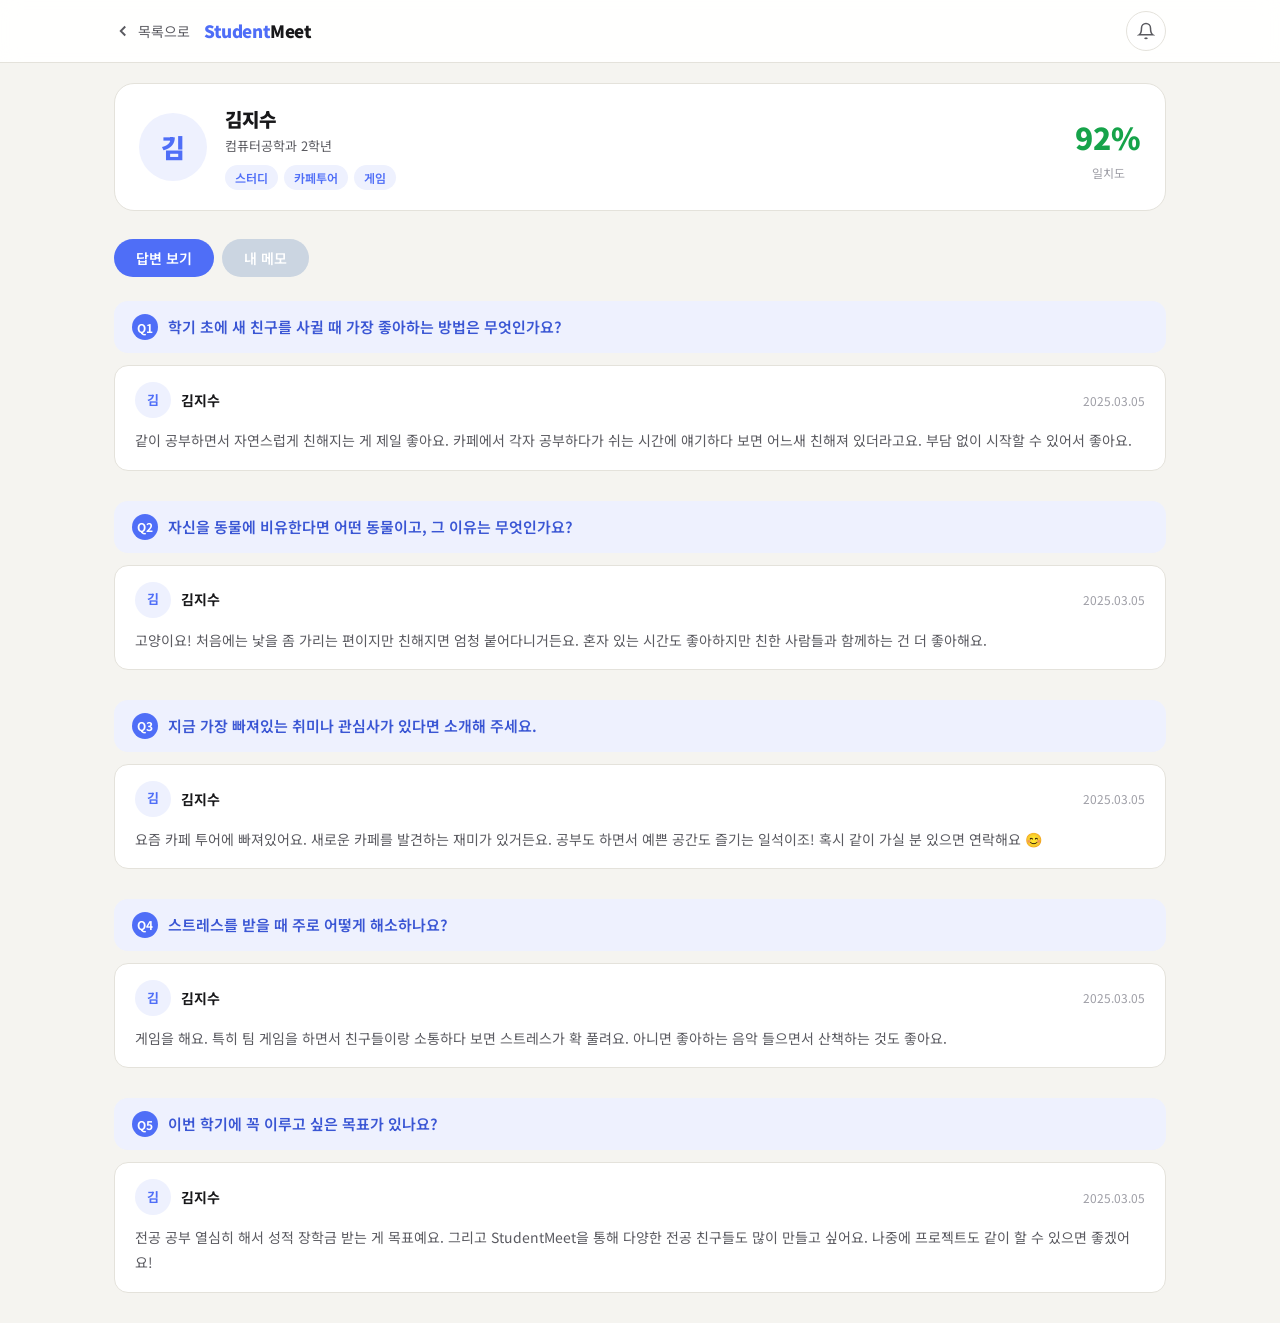
<file: answers.html>
<!DOCTYPE html>
<html lang="ko">
<head>
  <meta charset="UTF-8" />
  <meta name="viewport" content="width=device-width, initial-scale=1.0" />
  <title>StudentMeet — 답변 열람</title>
  <link rel="stylesheet" href="style.css" />
</head>
<body>

  <!-- ══════════════════════════════════
       헤더
       ══════════════════════════════════ -->
  <header class="site-header">
    <div class="container inner">

      <div class="back-btn" onclick="history.back()">
        <svg width="18" height="18" viewBox="0 0 24 24"
             fill="none" stroke="currentColor" stroke-width="2.5" aria-hidden="true">
          <polyline points="15 18 9 12 15 6"/>
        </svg>
        목록으로
      </div>

      <span class="logo" style="margin-right:auto;">Student<em>Meet</em></span>

      <button class="notif-btn">
        <svg width="18" height="18" viewBox="0 0 24 24"
             fill="none" stroke="currentColor" stroke-width="2">
          <path d="M18 8A6 6 0 006 8c0 7-3 9-3 9h18s-3-2-3-9"/>
          <path d="M13.73 21a2 2 0 01-3.46 0"/>
        </svg>
      </button>
    </div>
  </header>

  <!-- ══════════════════════════════════
       본문
       ══════════════════════════════════ -->
  <main class="container">

    <!-- 학생 프로필 헤더 (JS에서 동적 삽입) -->
    <div id="profile-header"></div>

    <!-- 탭 바 -->
    <div class="tab-bar">
      <button
        class="tab-btn tab-btn--on"
        onclick="switchTab('answers', this)"
      >답변 보기</button>
      <button
        class="tab-btn tab-btn--off"
        onclick="switchTab('memo', this)"
      >내 메모</button>
    </div>

    <!-- 탭 콘텐츠 -->
    <div id="tab-answers"></div>

    <!-- 메모 섹션 (탭 전환 시 표시) -->
    <div id="tab-memo" style="display:none;">
      <div class="memo-box">
        <h2>📝 대화 후 메모 남기기</h2>
        <textarea
          id="memo-input"
          class="memo-textarea"
          placeholder="대화하면서 인상 깊었던 점을 적어보세요..."
        ></textarea>
        <button class="memo-save-btn" onclick="saveMemo()">메모 저장</button>
      </div>
    </div>

  </main>

  <script src="answers.js"></script>
</body>
</html>
</file>
<file: style.css>
/* style.css — StudentMeet 공통 스타일 */

@import url('https://fonts.googleapis.com/css2?family=Noto+Sans+KR:wght@400;500;600;700;900&display=swap');

/* ── CSS 변수 ── */
:root {
  --bg:          #f5f4f0;
  --surface:     #ffffff;
  --border:      #e4e2db;
  --text-1:      #18181a;
  --text-2:      #5a5a60;
  --text-3:      #9e9ea6;
  --accent:      #4f6ef7;
  --accent-dark: #3a56d4;
  --accent-soft: #eef1fe;
  --green:       #16a34a;
  --green-soft:  #dcfce7;
  --red:         #dc2626;
  --red-soft:    #fee2e2;
  --radius-sm:   8px;
  --radius-md:   14px;
  --radius-lg:   20px;
  --shadow-sm:   0 1px 4px rgba(0,0,0,.06);
  --shadow-md:   0 4px 16px rgba(0,0,0,.09);
  --t:           .16s ease;
}

/* ── 리셋 ── */
*, *::before, *::after { box-sizing: border-box; margin: 0; padding: 0; }
html  { font-size: 16px; -webkit-font-smoothing: antialiased; }
body  { font-family: 'Noto Sans KR', sans-serif; background: var(--bg); color: var(--text-1); line-height: 1.6; }
img   { display: block; max-width: 100%; }
button{ font-family: inherit; cursor: pointer; border: none; background: none; }
a     { text-decoration: none; color: inherit; }
ul    { list-style: none; }

/* ── 레이아웃 ── */
.container { max-width: 1100px; margin: 0 auto; padding: 0 24px; }

/* ════════════════════════════════════════
   공통 — 헤더
   ════════════════════════════════════════ */
.site-header {
  position: sticky; top: 0; z-index: 100;
  background: rgba(255,255,255,.92);
  backdrop-filter: blur(10px);
  border-bottom: 1px solid var(--border);
}
.site-header .inner {
  display: flex; align-items: center;
  justify-content: space-between;
  height: 62px; gap: 14px;
}
.logo { font-size: 17px; font-weight: 900; color: var(--accent); letter-spacing: -.4px; white-space: nowrap; }
.logo em { color: var(--text-1); font-style: normal; }

/* ── 검색창 ── */
.search-wrap {
  display: flex; align-items: center; gap: 8px;
  background: var(--bg); border: 1px solid var(--border);
  border-radius: var(--radius-md); padding: 8px 14px; width: 260px;
  transition: border-color var(--t);
}
.search-wrap:focus-within { border-color: var(--accent); }
.search-wrap svg   { flex-shrink: 0; color: var(--text-3); }
.search-wrap input {
  border: none; background: none; font-family: inherit;
  font-size: 14px; color: var(--text-1); width: 100%; outline: none;
}
.search-wrap input::placeholder { color: var(--text-3); }

/* ── 헤더 아이콘 버튼 ── */
.notif-btn {
  position: relative; display: flex; align-items: center;
  justify-content: center; width: 40px; height: 40px;
  border-radius: 50%; border: 1px solid var(--border);
  color: var(--text-2); background: var(--surface);
  transition: all var(--t);
}
.notif-btn:hover { border-color: var(--accent); color: var(--accent); }
.notif-badge {
  position: absolute; top: 7px; right: 7px;
  width: 8px; height: 8px; border-radius: 50%;
  background: var(--red); border: 1.5px solid var(--surface);
}

/* ════════════════════════════════════════
   화면 1 — 추천 학생 목록 (index.html)
   ════════════════════════════════════════ */

/* ── 히어로 배너 ── */
.hero {
  background: var(--surface);
  border-bottom: 1px solid var(--border);
  padding: 28px 0;
}
.hero-step {
  display: inline-flex; align-items: center; gap: 6px;
  font-size: 12px; font-weight: 700; color: var(--accent);
  background: var(--accent-soft); padding: 4px 12px;
  border-radius: 99px; margin-bottom: 8px;
}
.hero h1 { font-size: 22px; font-weight: 900; letter-spacing: -.4px; }
.hero p  { font-size: 13px; color: var(--text-2); margin-top: 4px; }

/* ── 필터 바 ── */
.filter-bar { display: flex; gap: 8px; margin: 24px 0 18px; flex-wrap: wrap; }

.filter-btn {
  padding: 7px 18px; border-radius: 99px;
  font-size: 13px; font-weight: 600;
  border: none; cursor: pointer; transition: all var(--t);
}
.filter-btn--on  { background: var(--accent); color: #fff; }
.filter-btn--off { background: #eceff0; color: #6B6B6B; } 


.student-grid {
  display: grid;
  grid-template-columns: repeat(auto-fill, minmax(248px, 1fr));
  gap: 18px; padding-bottom: 60px;
}


.student-card {
  background: var(--surface); border-radius: var(--radius-lg);
  border: 1px solid var(--border); box-shadow: var(--shadow-sm);
  cursor: pointer; overflow: hidden;
  transition: box-shadow var(--t), transform var(--t);
}
.student-card:hover { box-shadow: var(--shadow-md); transform: translateY(-3px); }

/* 카드 상단 커버 */
.card-cover { height: 110px; overflow: hidden; background: #e2e8f0; }
.card-cover img { width: 100%; height: 100%; object-fit: cover; transition: transform .35s ease; }
.student-card:hover .card-cover img { transform: scale(1.07); }

.card-body { padding: 14px 16px 16px; }
.card-avatar-row {
  display: flex; align-items: flex-end;
  justify-content: space-between;
  margin-top: -30px; margin-bottom: 8px;
}
.card-avatar {
  width: 52px; height: 52px; border-radius: 50%;
  border: 3px solid var(--surface);
  background: var(--accent-soft); color: var(--accent);
  font-size: 18px; font-weight: 900;
  display: flex; align-items: center; justify-content: center; flex-shrink: 0;
}
.match-badge {
  font-size: 12px; font-weight: 700; color: var(--text-2);
  background: #eceff0; padding: 3px 10px; border-radius: 99px;
}
.card-name { font-size: 15px; font-weight: 700; }
.card-dept { font-size: 12px; color: var(--text-2); margin-top: 1px; }
.card-tags { display: flex; gap: 5px; flex-wrap: wrap; margin-top: 10px; }
.card-tag  {
  font-size: 11px; font-weight: 600; color: var(--accent);
  background: var(--accent-soft); padding: 2px 9px; border-radius: 99px;
}
.card-footer {
  display: flex; align-items: center; justify-content: space-between;
  margin-top: 12px; padding-top: 12px; border-top: 1px solid var(--border);
}
.card-q-count { font-size: 12px; color: var(--text-2); }

.answer-link-btn {
  display: flex; align-items: center; justify-content: center;
  width: 34px; height: 34px; border-radius: 50%;
  background: var(--accent-soft); color: var(--accent);
  border: none; cursor: pointer; transition: all var(--t);
}
.answer-link-btn:hover { background: var(--accent); color: #fff; }

/* ── 빈 상태 ── */
.empty-state {
  grid-column: 1/-1; text-align: center;
  padding: 80px 0; color: var(--text-3);
}
.empty-state p { font-size: 15px; margin-top: 12px; }

/* ════════════════════════════════════════
   화면 2 — 답변 열람 (answers.html)
   ════════════════════════════════════════ */

/* ── 뒤로가기 ── */
.back-btn {
  display: inline-flex; align-items: center; gap: 6px;
  font-size: 14px; color: var(--text-2); cursor: pointer; padding: 4px 0;
  transition: color var(--t);
}
.back-btn:hover { color: var(--text-1); }

/* ── 학생 프로필 헤더 ── */
.profile-header {
  display: flex; align-items: center; gap: 18px;
  background: var(--surface); border-radius: var(--radius-lg);
  border: 1px solid var(--border); padding: 20px 24px; margin: 20px 0 28px;
}
.profile-avatar {
  width: 68px; height: 68px; border-radius: 50%;
  background: var(--accent-soft); color: var(--accent);
  font-size: 26px; font-weight: 900;
  display: flex; align-items: center; justify-content: center; flex-shrink: 0;
}
.profile-name { font-size: 19px; font-weight: 900; }
.profile-dept { font-size: 13px; color: var(--text-2); margin-top: 2px; }
.profile-tags { display: flex; gap: 6px; flex-wrap: wrap; margin-top: 8px; }
.profile-tag  {
  font-size: 12px; font-weight: 600; color: var(--accent);
  background: var(--accent-soft); padding: 3px 10px; border-radius: 99px;
}
.profile-match {
  margin-left: auto; text-align: center; flex-shrink: 0;
}
.profile-match__num   { font-size: 30px; font-weight: 900; color: var(--green); }
.profile-match__label { font-size: 12px; color: var(--text-3); margin-top: 2px; }

/* ── 탭 바 ── */
.tab-bar { display: flex; gap: 8px; margin-bottom: 24px; }

.tab-btn {
  padding: 9px 22px; border-radius: 99px;
  font-size: 14px; font-weight: 600;
  border: none; cursor: pointer; transition: all var(--t);
}
.tab-btn--on  { background: var(--accent); color: #fff; }
.tab-btn--off { background: #cbd5e1; color: #ffffff; }

/* ── 질문 + 답변 카드 ── */
.q-section { margin-bottom: 30px; }
.q-label {
  display: flex; align-items: center; gap: 10px;
  background: var(--accent-soft); border-radius: var(--radius-md);
  padding: 13px 18px; margin-bottom: 12px;
}
.q-num {
  width: 26px; height: 26px; border-radius: 50%;
  background: var(--accent); color: #fff;
  font-size: 12px; font-weight: 700;
  display: flex; align-items: center; justify-content: center; flex-shrink: 0;
}
.q-text { font-size: 15px; font-weight: 600; color: var(--accent-dark); }

.answer-card {
  background: var(--surface); border-radius: var(--radius-md);
  border: 1px solid var(--border); padding: 16px 20px; margin-bottom: 10px;
}
.answer-card__hd  { display: flex; align-items: center; gap: 10px; margin-bottom: 10px; }
.answer-avatar {
  width: 36px; height: 36px; border-radius: 50%;
  background: var(--accent-soft); color: var(--accent);
  font-size: 13px; font-weight: 700;
  display: flex; align-items: center; justify-content: center; flex-shrink: 0;
}
.answer-author { font-size: 14px; font-weight: 700; }
.answer-date   { font-size: 12px; color: var(--text-3); margin-left: auto; }
.answer-body   { font-size: 14px; color: var(--text-2); line-height: 1.8; }

/* ── 메모 입력 ── */
.memo-box {
  background: var(--surface); border-radius: var(--radius-lg);
  border: 1px solid var(--border); padding: 20px 24px; margin-bottom: 60px;
}
.memo-box h2 { font-size: 15px; font-weight: 700; margin-bottom: 12px; }

.memo-textarea {
  width: 100%; min-height: 96px; resize: vertical;
  border: 1px solid var(--border); border-radius: var(--radius-sm);
  padding: 12px 14px; font-family: inherit; font-size: 14px;
  color: var(--text-1); background: var(--bg); outline: none;
  transition: border-color var(--t);
}
.memo-textarea:focus { border-color: var(--accent); }
.memo-save-btn {
  margin-top: 10px; padding: 10px 24px;
  background: var(--accent); color: #fff;
  border-radius: var(--radius-sm); font-size: 14px; font-weight: 600;
  transition: background var(--t);
}
.memo-save-btn:hover { background: var(--accent-dark); }
</file>
